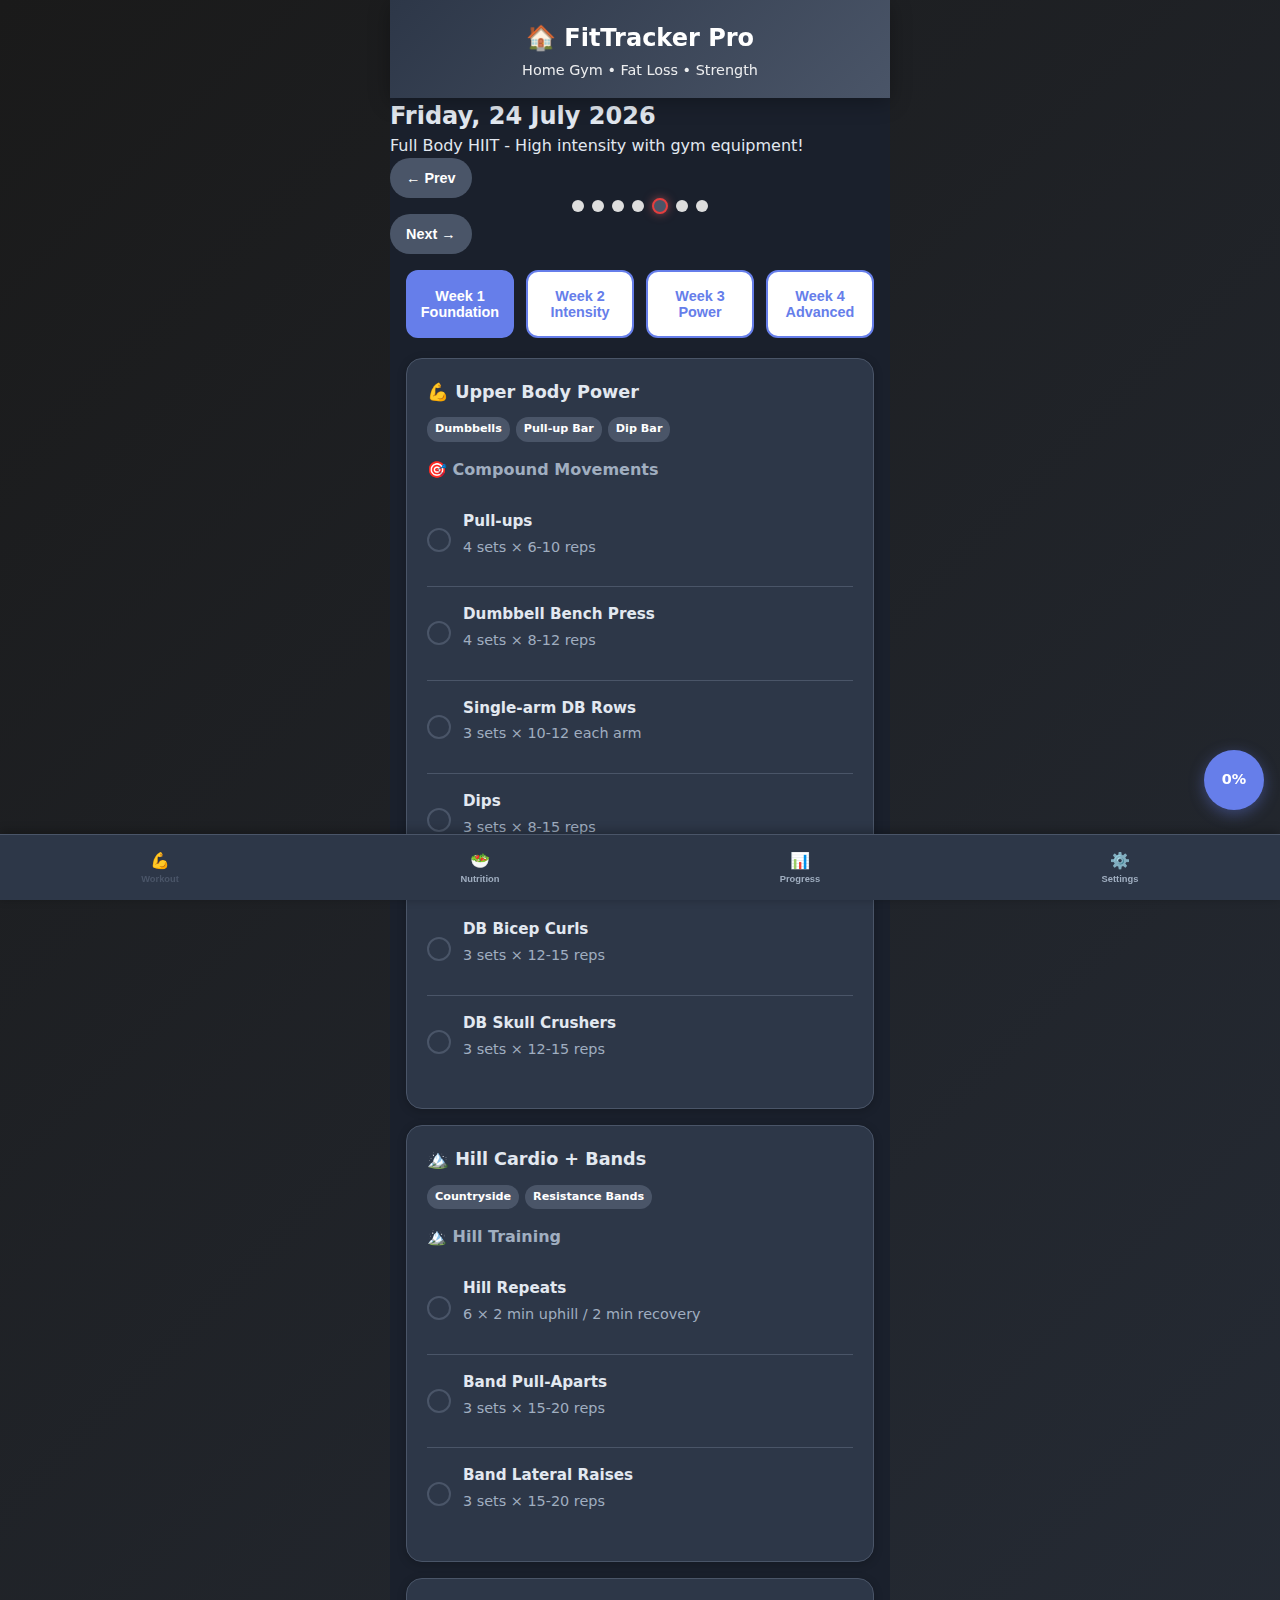
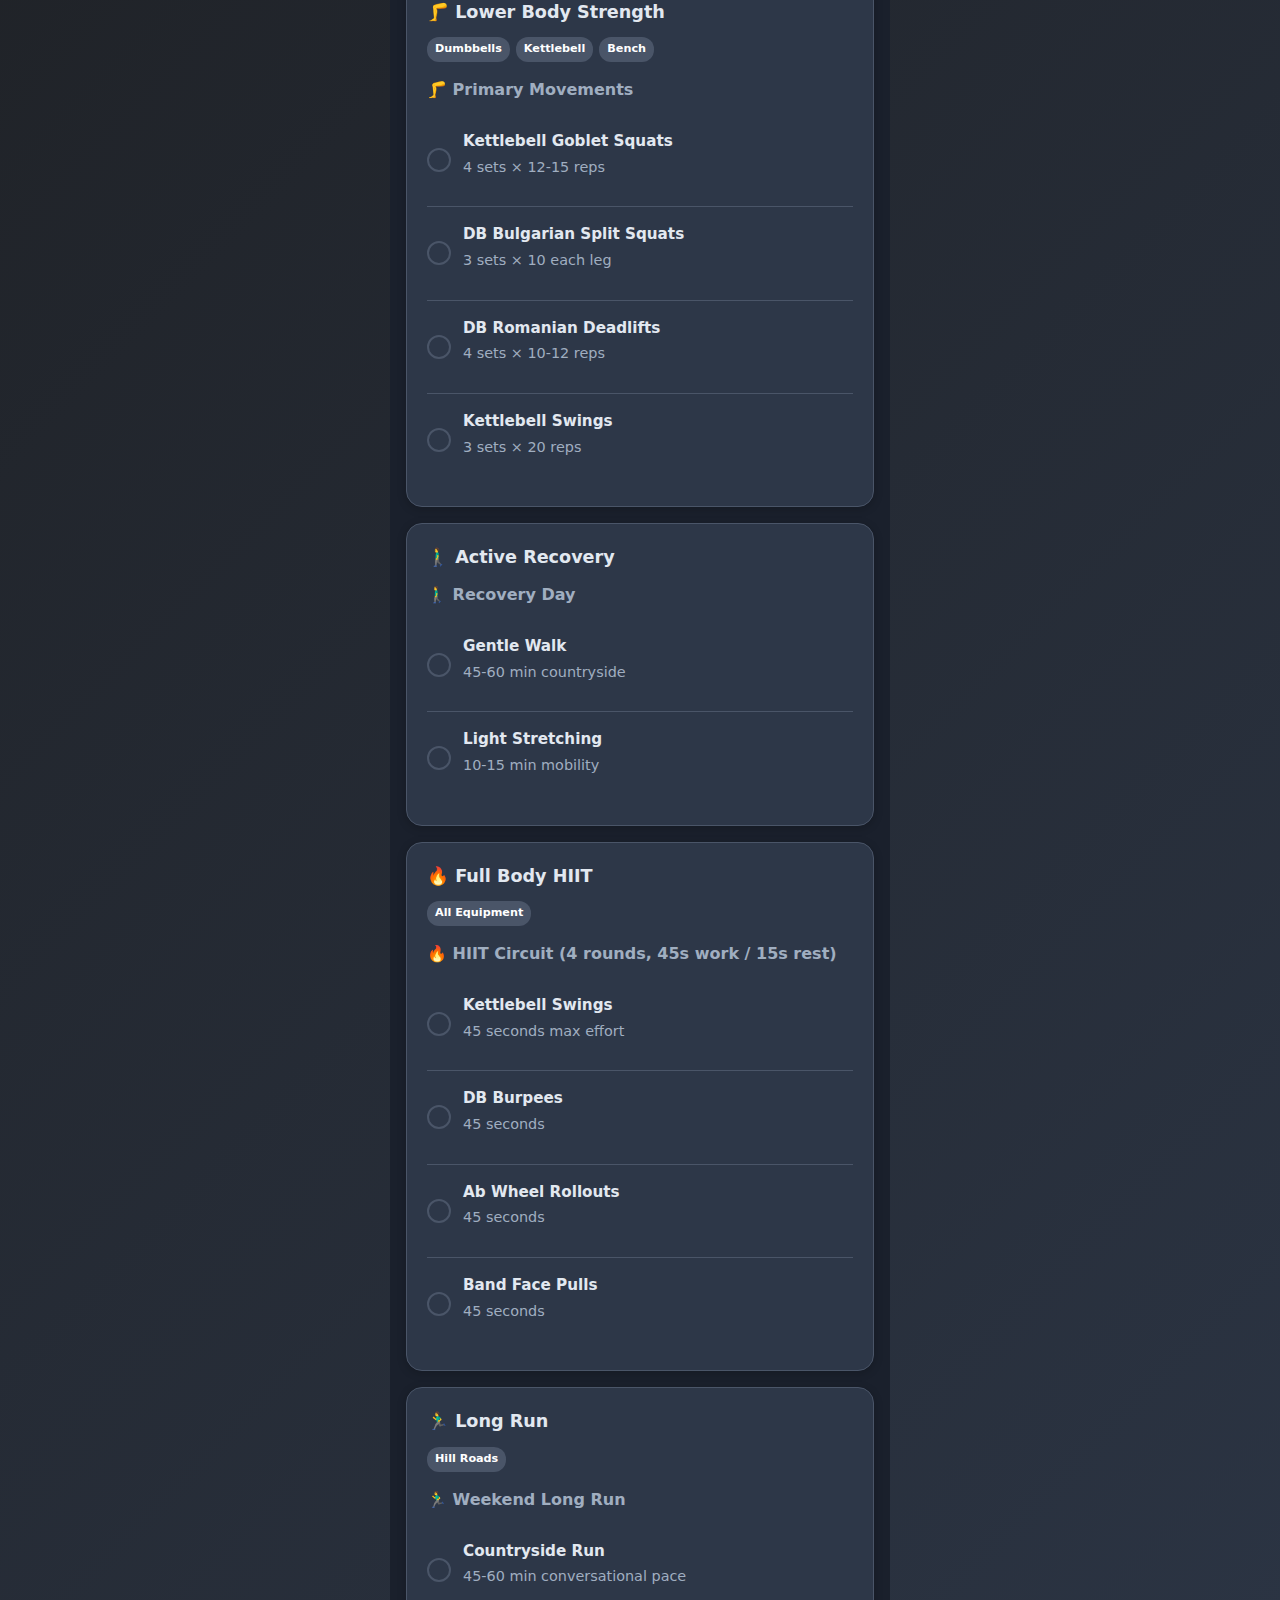
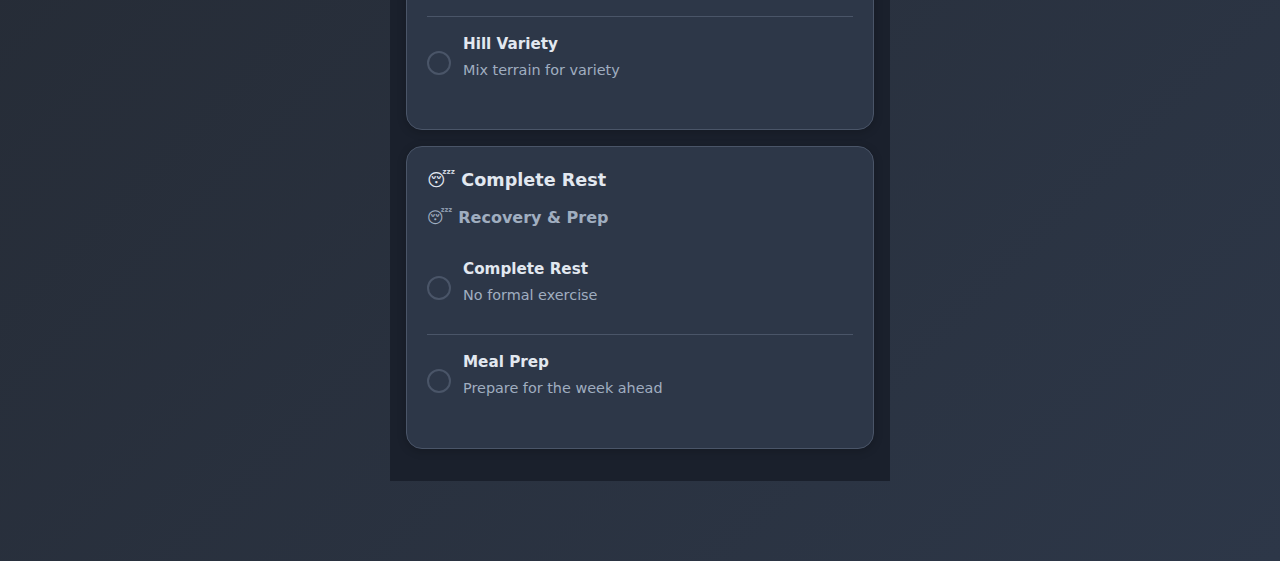
<file: index.html>
<!DOCTYPE html>
<html lang="en">
<head>
    <meta charset="UTF-8">
    <meta name="viewport" content="width=device-width, initial-scale=1.0">
    <meta name="theme-color" content="#667eea">
    <meta name="apple-mobile-web-app-capable" content="yes">
    <meta name="apple-mobile-web-app-status-bar-style" content="black-translucent">
    <title>FitTracker Pro</title>
    <link rel="stylesheet" href="styles.css">
</head>
<body>
    <div class="app-container">
        <div class="header">
            <h1>🏠 FitTracker Pro</h1>
            <p>Home Gym • Fat Loss • Strength</p>
        </div>
        
        <div class="current-day-card">
            <h2 id="current-date">Loading...</h2>
            <p id="current-day-message">Getting your workout ready...</p>
        </div>
        
        <div class="day-nav">
            <button class="nav-btn" id="prev-day-btn" onclick="goToPreviousDay()">← Prev</button>
            <div class="week-dots">
                <div class="day-dot" data-day="0"></div>
                <div class="day-dot" data-day="1"></div>
                <div class="day-dot" data-day="2"></div>
                <div class="day-dot" data-day="3"></div>
                <div class="day-dot" data-day="4"></div>
                <div class="day-dot" data-day="5"></div>
                <div class="day-dot" data-day="6"></div>
            </div>
            <button class="nav-btn" id="next-day-btn" onclick="goToNextDay()">Next →</button>
        </div>
        
        <div class="floating-progress" id="daily-progress">0%</div>
        
        <div class="content">
            <!-- WORKOUT TAB -->
            <div id="workout" class="tab-content active">
                <div class="week-selector">
                    <button class="week-btn active" onclick="switchWeek(1, this)">Week 1<br>Foundation</button>
                    <button class="week-btn" onclick="switchWeek(2, this)">Week 2<br>Intensity</button>
                    <button class="week-btn" onclick="switchWeek(3, this)">Week 3<br>Power</button>
                    <button class="week-btn" onclick="switchWeek(4, this)">Week 4<br>Advanced</button>
                </div>
                
                <!-- Monday Workout -->
                <div class="workout-card" id="monday-workout">
                    <div class="workout-title">💪 Upper Body Power</div>
                    <div class="equipment-badges">
                        <span class="equipment-badge">Dumbbells</span>
                        <span class="equipment-badge">Pull-up Bar</span>
                        <span class="equipment-badge">Dip Bar</span>
                    </div>
                    <div class="exercise-group">
                        <h4>🎯 Compound Movements</h4>
                        <div class="exercise">
                            <div class="exercise-checkbox" onclick="toggleExercise(this)"></div>
                            <div class="exercise-info">
                                <div class="exercise-name">Pull-ups</div>
                                <div class="exercise-details">4 sets × 6-10 reps</div>
                            </div>
                        </div>
                        <div class="exercise">
                            <div class="exercise-checkbox" onclick="toggleExercise(this)"></div>
                            <div class="exercise-info">
                                <div class="exercise-name">Dumbbell Bench Press</div>
                                <div class="exercise-details">4 sets × 8-12 reps</div>
                            </div>
                        </div>
                        <div class="exercise">
                            <div class="exercise-checkbox" onclick="toggleExercise(this)"></div>
                            <div class="exercise-info">
                                <div class="exercise-name">Single-arm DB Rows</div>
                                <div class="exercise-details">3 sets × 10-12 each arm</div>
                            </div>
                        </div>
                        <div class="exercise">
                            <div class="exercise-checkbox" onclick="toggleExercise(this)"></div>
                            <div class="exercise-info">
                                <div class="exercise-name">Dips</div>
                                <div class="exercise-details">3 sets × 8-15 reps</div>
                            </div>
                        </div>
                    </div>
                    <div class="exercise-group">
                        <h4>💪 Arms Superset</h4>
                        <div class="exercise">
                            <div class="exercise-checkbox" onclick="toggleExercise(this)"></div>
                            <div class="exercise-info">
                                <div class="exercise-name">DB Bicep Curls</div>
                                <div class="exercise-details">3 sets × 12-15 reps</div>
                            </div>
                        </div>
                        <div class="exercise">
                            <div class="exercise-checkbox" onclick="toggleExercise(this)"></div>
                            <div class="exercise-info">
                                <div class="exercise-name">DB Skull Crushers</div>
                                <div class="exercise-details">3 sets × 12-15 reps</div>
                            </div>
                        </div>
                    </div>
                </div>
                
                <!-- Tuesday Workout -->
                <div class="workout-card" id="tuesday-workout">
                    <div class="workout-title">🏔️ Hill Cardio + Bands</div>
                    <div class="equipment-badges">
                        <span class="equipment-badge">Countryside</span>
                        <span class="equipment-badge">Resistance Bands</span>
                    </div>
                    <div class="exercise-group">
                        <h4>🏔️ Hill Training</h4>
                        <div class="exercise">
                            <div class="exercise-checkbox" onclick="toggleExercise(this)"></div>
                            <div class="exercise-info">
                                <div class="exercise-name">Hill Repeats</div>
                                <div class="exercise-details">6 × 2 min uphill / 2 min recovery</div>
                            </div>
                        </div>
                        <div class="exercise">
                            <div class="exercise-checkbox" onclick="toggleExercise(this)"></div>
                            <div class="exercise-info">
                                <div class="exercise-name">Band Pull-Aparts</div>
                                <div class="exercise-details">3 sets × 15-20 reps</div>
                            </div>
                        </div>
                        <div class="exercise">
                            <div class="exercise-checkbox" onclick="toggleExercise(this)"></div>
                            <div class="exercise-info">
                                <div class="exercise-name">Band Lateral Raises</div>
                                <div class="exercise-details">3 sets × 15-20 reps</div>
                            </div>
                        </div>
                    </div>
                </div>
                
                <!-- Wednesday Workout -->
                <div class="workout-card" id="wednesday-workout">
                    <div class="workout-title">🦵 Lower Body Strength</div>
                    <div class="equipment-badges">
                        <span class="equipment-badge">Dumbbells</span>
                        <span class="equipment-badge">Kettlebell</span>
                        <span class="equipment-badge">Bench</span>
                    </div>
                    <div class="exercise-group">
                        <h4>🦵 Primary Movements</h4>
                        <div class="exercise">
                            <div class="exercise-checkbox" onclick="toggleExercise(this)"></div>
                            <div class="exercise-info">
                                <div class="exercise-name">Kettlebell Goblet Squats</div>
                                <div class="exercise-details">4 sets × 12-15 reps</div>
                            </div>
                        </div>
                        <div class="exercise">
                            <div class="exercise-checkbox" onclick="toggleExercise(this)"></div>
                            <div class="exercise-info">
                                <div class="exercise-name">DB Bulgarian Split Squats</div>
                                <div class="exercise-details">3 sets × 10 each leg</div>
                            </div>
                        </div>
                        <div class="exercise">
                            <div class="exercise-checkbox" onclick="toggleExercise(this)"></div>
                            <div class="exercise-info">
                                <div class="exercise-name">DB Romanian Deadlifts</div>
                                <div class="exercise-details">4 sets × 10-12 reps</div>
                            </div>
                        </div>
                        <div class="exercise">
                            <div class="exercise-checkbox" onclick="toggleExercise(this)"></div>
                            <div class="exercise-info">
                                <div class="exercise-name">Kettlebell Swings</div>
                                <div class="exercise-details">3 sets × 20 reps</div>
                            </div>
                        </div>
                    </div>
                </div>
                
                <!-- Thursday Workout -->
                <div class="workout-card" id="thursday-workout">
                    <div class="workout-title">🚶‍♂️ Active Recovery</div>
                    <div class="exercise-group">
                        <h4>🚶‍♂️ Recovery Day</h4>
                        <div class="exercise">
                            <div class="exercise-checkbox" onclick="toggleExercise(this)"></div>
                            <div class="exercise-info">
                                <div class="exercise-name">Gentle Walk</div>
                                <div class="exercise-details">45-60 min countryside</div>
                            </div>
                        </div>
                        <div class="exercise">
                            <div class="exercise-checkbox" onclick="toggleExercise(this)"></div>
                            <div class="exercise-info">
                                <div class="exercise-name">Light Stretching</div>
                                <div class="exercise-details">10-15 min mobility</div>
                            </div>
                        </div>
                    </div>
                </div>
                
                <!-- Friday Workout -->
                <div class="workout-card" id="friday-workout">
                    <div class="workout-title">🔥 Full Body HIIT</div>
                    <div class="equipment-badges">
                        <span class="equipment-badge">All Equipment</span>
                    </div>
                    <div class="exercise-group">
                        <h4>🔥 HIIT Circuit (4 rounds, 45s work / 15s rest)</h4>
                        <div class="exercise">
                            <div class="exercise-checkbox" onclick="toggleExercise(this)"></div>
                            <div class="exercise-info">
                                <div class="exercise-name">Kettlebell Swings</div>
                                <div class="exercise-details">45 seconds max effort</div>
                            </div>
                        </div>
                        <div class="exercise">
                            <div class="exercise-checkbox" onclick="toggleExercise(this)"></div>
                            <div class="exercise-info">
                                <div class="exercise-name">DB Burpees</div>
                                <div class="exercise-details">45 seconds</div>
                            </div>
                        </div>
                        <div class="exercise">
                            <div class="exercise-checkbox" onclick="toggleExercise(this)"></div>
                            <div class="exercise-info">
                                <div class="exercise-name">Ab Wheel Rollouts</div>
                                <div class="exercise-details">45 seconds</div>
                            </div>
                        </div>
                        <div class="exercise">
                            <div class="exercise-checkbox" onclick="toggleExercise(this)"></div>
                            <div class="exercise-info">
                                <div class="exercise-name">Band Face Pulls</div>
                                <div class="exercise-details">45 seconds</div>
                            </div>
                        </div>
                    </div>
                </div>
                
                <!-- Saturday Workout -->
                <div class="workout-card" id="saturday-workout">
                    <div class="workout-title">🏃‍♂️ Long Run</div>
                    <div class="equipment-badges">
                        <span class="equipment-badge">Hill Roads</span>
                    </div>
                    <div class="exercise-group">
                        <h4>🏃‍♂️ Weekend Long Run</h4>
                        <div class="exercise">
                            <div class="exercise-checkbox" onclick="toggleExercise(this)"></div>
                            <div class="exercise-info">
                                <div class="exercise-name">Countryside Run</div>
                                <div class="exercise-details">45-60 min conversational pace</div>
                            </div>
                        </div>
                        <div class="exercise">
                            <div class="exercise-checkbox" onclick="toggleExercise(this)"></div>
                            <div class="exercise-info">
                                <div class="exercise-name">Hill Variety</div>
                                <div class="exercise-details">Mix terrain for variety</div>
                            </div>
                        </div>
                    </div>
                </div>
                
                <!-- Sunday Workout -->
                <div class="workout-card" id="sunday-workout">
                    <div class="workout-title">😴 Complete Rest</div>
                    <div class="exercise-group">
                        <h4>😴 Recovery & Prep</h4>
                        <div class="exercise">
                            <div class="exercise-checkbox" onclick="toggleExercise(this)"></div>
                            <div class="exercise-info">
                                <div class="exercise-name">Complete Rest</div>
                                <div class="exercise-details">No formal exercise</div>
                            </div>
                        </div>
                        <div class="exercise">
                            <div class="exercise-checkbox" onclick="toggleExercise(this)"></div>
                            <div class="exercise-info">
                                <div class="exercise-name">Meal Prep</div>
                                <div class="exercise-details">Prepare for the week ahead</div>
                            </div>
                        </div>
                    </div>
                </div>
            </div>
            
            <!-- NUTRITION TAB -->
            <div id="nutrition" class="tab-content">
                <div class="nutrition-tip">
                    <h4>🎯 Today's Focus</h4>
                    <p>Stay in caloric deficit with high protein for fat loss and muscle retention</p>
                </div>
                
                <div class="workout-card">
                    <div class="workout-title">🥗 Daily Targets</div>
                    <div class="progress-item">
                        <span class="progress-label">Calories</span>
                        <span class="progress-value">2200-2400</span>
                    </div>
                    <div class="progress-item">
                        <span class="progress-label">Protein</span>
                        <span class="progress-value">140-170g</span>
                    </div>
                    <div class="progress-item">
                        <span class="progress-label">Water</span>
                        <span class="progress-value">3+ liters</span>
                    </div>
                </div>
                
                <div class="workout-card">
                    <div class="workout-title">💡 Quick Tips</div>
                    <div class="exercise">
                        <div class="exercise-info">
                            <div class="exercise-name">Meal Timing</div>
                            <div class="exercise-details">Eat protein within 2 hours post-workout</div>
                        </div>
                    </div>
                    <div class="exercise">
                        <div class="exercise-info">
                            <div class="exercise-name">Pre-Workout</div>
                            <div class="exercise-details">Small snack 30-60 min before training</div>
                        </div>
                    </div>
                </div>
            </div>
            
            <!-- PROGRESS TAB -->
            <div id="progress" class="tab-content">
                <div class="workout-card">
                    <div class="workout-title">📊 Weekly Progress</div>
                    <div class="progress-item">
                        <span class="progress-label">Workouts Completed</span>
                        <span class="progress-value" id="workouts-completed">0/5</span>
                    </div>
                    <div class="progress-item">
                        <span class="progress-label">This Week</span>
                        <span class="progress-value">Week 1</span>
                    </div>
                </div>
                
                <div class="workout-card">
                    <div class="workout-title">📏 Measurements</div>
                    <div class="exercise">
                        <div class="exercise-info">
                            <div class="exercise-name">Weight</div>
                            <div class="exercise-details">Wednesday mornings, consistency is key</div>
                        </div>
                    </div>
                    <div class="exercise">
                        <div class="exercise-info">
                            <div class="exercise-name">Waist (at navel)</div>
                            <div class="exercise-details">Track belly fat reduction</div>
                        </div>
                    </div>
                </div>
            </div>
            
            <!-- SETTINGS TAB -->
            <div id="settings" class="tab-content">
                <div class="workout-card">
                    <div class="workout-title">⚙️ App Settings</div>
                    <div class="exercise">
                        <div class="exercise-info">
                            <div class="exercise-name">Reset Progress</div>
                            <div class="exercise-details">Clear all completed exercises</div>
                        </div>
                        <button onclick="resetAllProgress()" style="background: #ff6b6b; color: white; border: none; padding: 8px 16px; border-radius: 20px; font-size: 0.8em;">Reset</button>
                    </div>
                </div>
                
                <div class="workout-card">
                    <div class="workout-title">📱 Installation</div>
                    <div class="exercise">
                        <div class="exercise-info">
                            <div class="exercise-name">Add to Home Screen</div>
                            <div class="exercise-details">Install as app for quick access</div>
                        </div>
                    </div>
                </div>
            </div>
        </div>
        
        <div class="bottom-nav">
            <button class="nav-item active" onclick="switchTab('workout')">
                <div class="nav-icon">💪</div>
                <div class="nav-label">Workout</div>
            </button>
            <button class="nav-item" onclick="switchTab('nutrition')">
                <div class="nav-icon">🥗</div>
                <div class="nav-label">Nutrition</div>
            </button>
            <button class="nav-item" onclick="switchTab('progress')">
                <div class="nav-icon">📊</div>
                <div class="nav-label">Progress</div>
            </button>
            <button class="nav-item" onclick="switchTab('settings')">
                <div class="nav-icon">⚙️</div>
                <div class="nav-label">Settings</div>
            </button>
        </div>
    </div>
    
    <script src="script.js"></script>
</body>
</html>
</file>
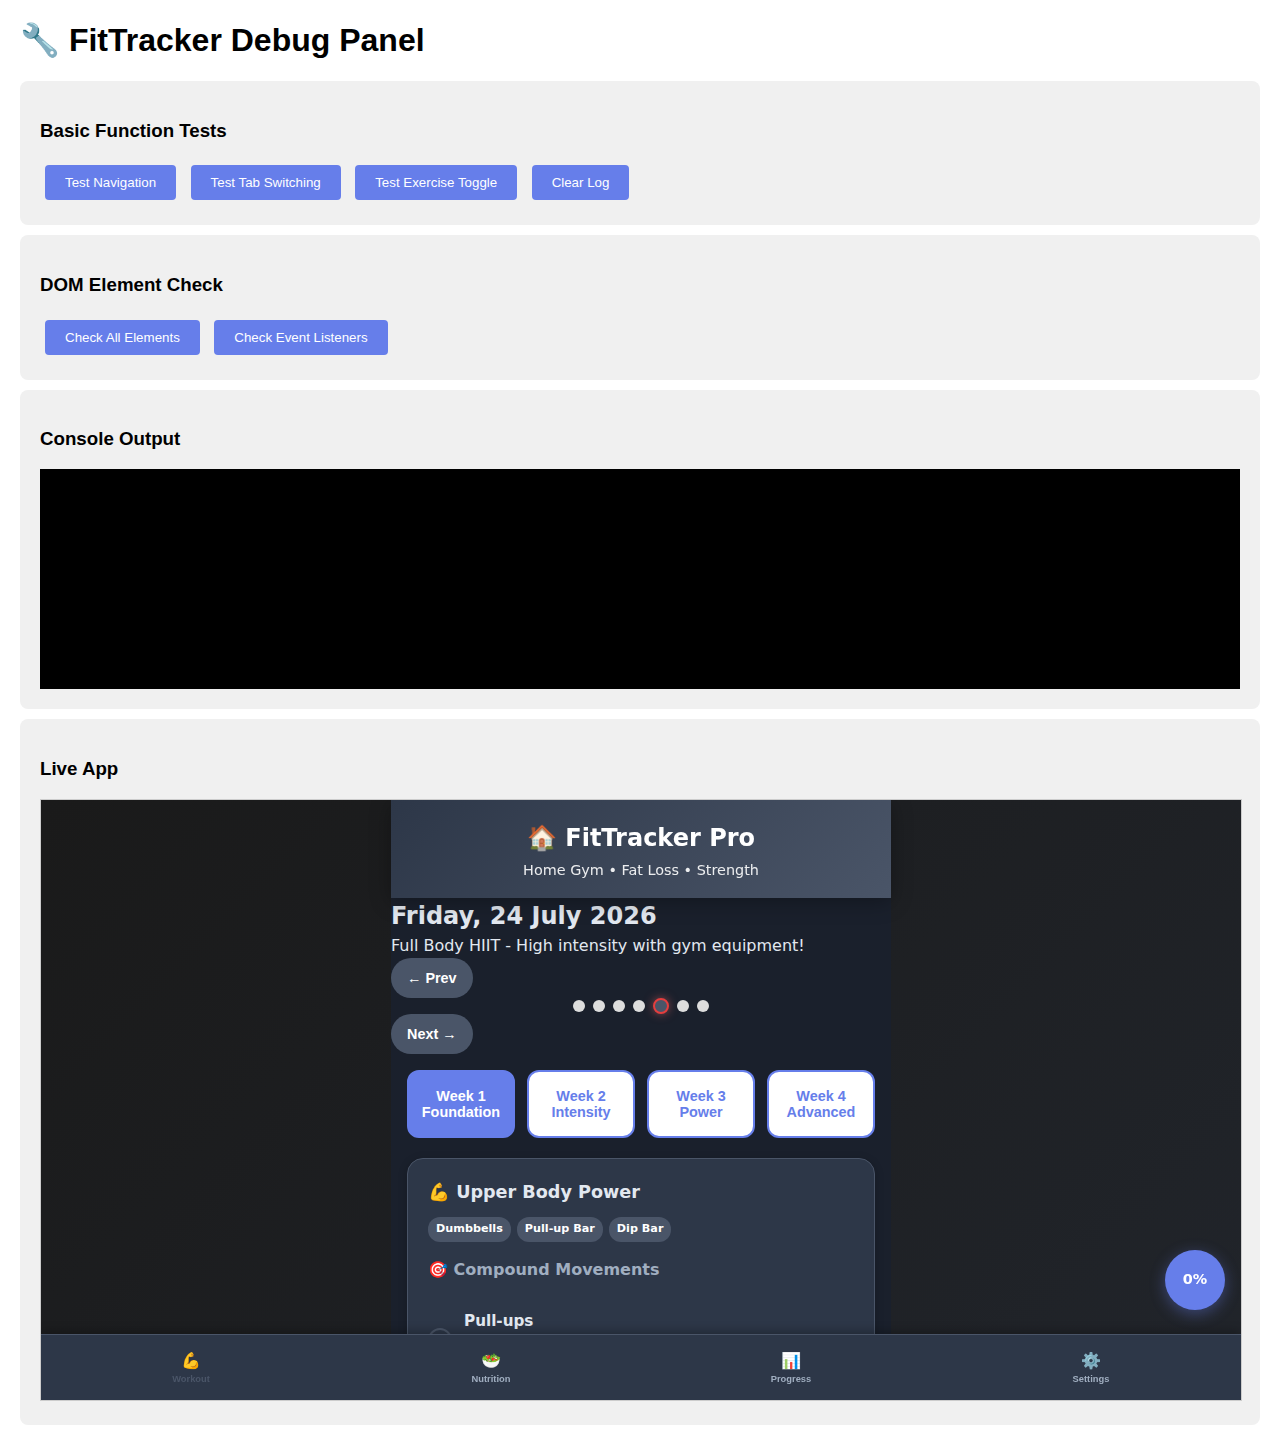
<file: debug.html>
<!DOCTYPE html>
<html lang="en">
<head>
    <meta charset="UTF-8">
    <meta name="viewport" content="width=device-width, initial-scale=1.0">
    <title>FitTracker Debug</title>
    <style>
        body { font-family: Arial, sans-serif; margin: 20px; }
        .debug-section { background: #f0f0f0; padding: 20px; margin: 10px 0; border-radius: 8px; }
        button { padding: 10px 20px; margin: 5px; background: #667eea; color: white; border: none; border-radius: 4px; cursor: pointer; }
        button:hover { background: #5a6fd8; }
        .log { background: #000; color: #0f0; padding: 10px; font-family: monospace; height: 200px; overflow-y: scroll; margin-top: 10px; }
    </style>
</head>
<body>
    <h1>🔧 FitTracker Debug Panel</h1>
    
    <div class="debug-section">
        <h3>Basic Function Tests</h3>
        <button onclick="testNavigation()">Test Navigation</button>
        <button onclick="testTabSwitching()">Test Tab Switching</button>
        <button onclick="testExerciseToggle()">Test Exercise Toggle</button>
        <button onclick="clearLog()">Clear Log</button>
    </div>
    
    <div class="debug-section">
        <h3>DOM Element Check</h3>
        <button onclick="checkElements()">Check All Elements</button>
        <button onclick="checkEventListeners()">Check Event Listeners</button>
    </div>
    
    <div class="debug-section">
        <h3>Console Output</h3>
        <div id="debug-log" class="log"></div>
    </div>
    
    <!-- Include the main app in an iframe for testing -->
    <div class="debug-section">
        <h3>Live App</h3>
        <iframe src="index.html" width="100%" height="600" style="border: 1px solid #ccc;"></iframe>
    </div>

    <script>
        // Override console.log to display in our debug panel
        const originalLog = console.log;
        const debugLog = document.getElementById('debug-log');
        
        console.log = function(...args) {
            originalLog.apply(console, args);
            const message = args.join(' ');
            debugLog.innerHTML += '<div>' + new Date().toLocaleTimeString() + ': ' + message + '</div>';
            debugLog.scrollTop = debugLog.scrollHeight;
        };
        
        function clearLog() {
            debugLog.innerHTML = '';
        }
        
        function testNavigation() {
            console.log('🧪 Testing Navigation Functions...');
            
            // Test if functions exist
            const iframe = document.querySelector('iframe');
            const iframeWindow = iframe.contentWindow;
            
            if (iframeWindow.goToNextDay) {
                console.log('✅ goToNextDay function exists');
                console.log('🔄 Calling goToNextDay...');
                iframeWindow.goToNextDay();
            } else {
                console.log('❌ goToNextDay function NOT found');
            }
            
            if (iframeWindow.goToPreviousDay) {
                console.log('✅ goToPreviousDay function exists');
            } else {
                console.log('❌ goToPreviousDay function NOT found');
            }
        }
        
        function testTabSwitching() {
            console.log('🧪 Testing Tab Switching...');
            
            const iframe = document.querySelector('iframe');
            const iframeWindow = iframe.contentWindow;
            
            if (iframeWindow.switchTab) {
                console.log('✅ switchTab function exists');
                console.log('🔄 Switching to Progress tab...');
                iframeWindow.switchTab('progress');
                
                setTimeout(() => {
                    console.log('🔄 Switching back to Workout tab...');
                    iframeWindow.switchTab('workout');
                }, 2000);
            } else {
                console.log('❌ switchTab function NOT found');
            }
        }
        
        function testExerciseToggle() {
            console.log('🧪 Testing Exercise Toggle...');
            
            const iframe = document.querySelector('iframe');
            const iframeDoc = iframe.contentDocument;
            const firstCheckbox = iframeDoc.querySelector('.exercise-checkbox');
            
            if (firstCheckbox) {
                console.log('✅ Found exercise checkbox');
                console.log('🔄 Clicking checkbox...');
                firstCheckbox.click();
            } else {
                console.log('❌ No exercise checkbox found');
            }
        }
        
        function checkElements() {
            console.log('🧪 Checking DOM Elements...');
            
            const iframe = document.querySelector('iframe');
            const iframeDoc = iframe.contentDocument;
            
            const elements = [
                'prev-day-btn',
                'next-day-btn',
                'current-date',
                'current-day-message',
                'daily-progress',
                'workouts-completed',
                'current-streak',
                'total-workouts'
            ];
            
            elements.forEach(id => {
                const element = iframeDoc.getElementById(id);
                if (element) {
                    console.log(`✅ Element found: ${id}`);
                } else {
                    console.log(`❌ Element missing: ${id}`);
                }
            });
            
            const weekBtns = iframeDoc.querySelectorAll('.week-btn');
            console.log(`📊 Week buttons found: ${weekBtns.length}`);
            
            const navItems = iframeDoc.querySelectorAll('.nav-item');
            console.log(`📊 Nav items found: ${navItems.length}`);
            
            const checkboxes = iframeDoc.querySelectorAll('.exercise-checkbox');
            console.log(`📊 Exercise checkboxes found: ${checkboxes.length}`);
        }
        
        function checkEventListeners() {
            console.log('🧪 Checking Event Listeners...');
            
            const iframe = document.querySelector('iframe');
            const iframeDoc = iframe.contentDocument;
            
            // Test if buttons respond to clicks
            const prevBtn = iframeDoc.getElementById('prev-day-btn');
            const nextBtn = iframeDoc.getElementById('next-day-btn');
            
            if (prevBtn) {
                console.log('🔄 Testing previous button click...');
                prevBtn.click();
            }
            
            if (nextBtn) {
                setTimeout(() => {
                    console.log('🔄 Testing next button click...');
                    nextBtn.click();
                }, 1000);
            }
        }
        
        // Auto-run basic checks when iframe loads
        setTimeout(() => {
            console.log('🚀 Auto-running debug checks...');
            checkElements();
        }, 2000);
    </script>
</body>
</html>
</file>
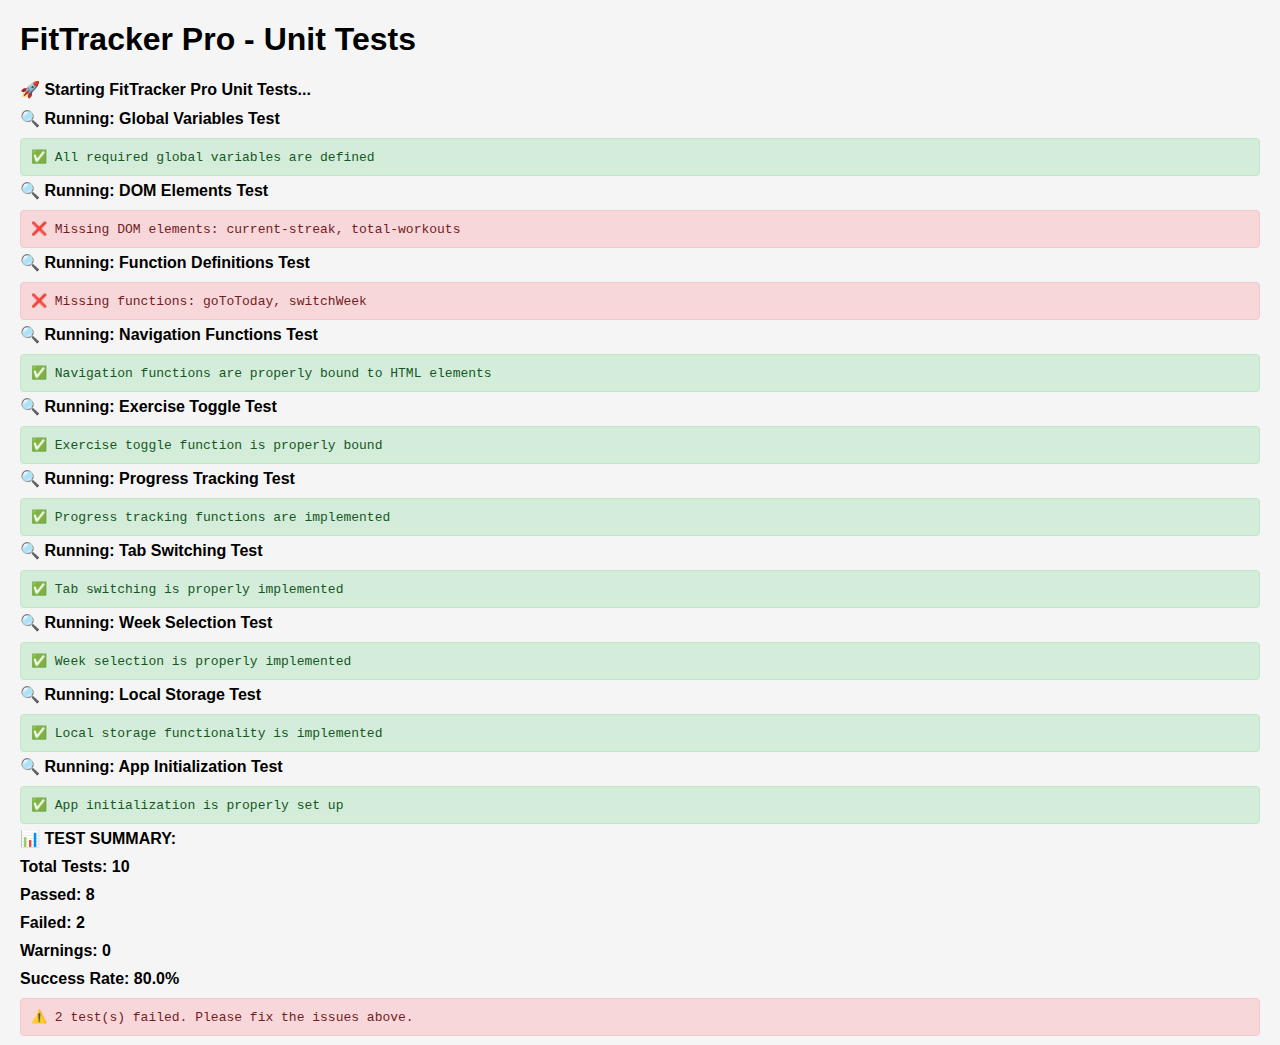
<file: test.html>
<!DOCTYPE html>
<html lang="en">
<head>
    <meta charset="UTF-8">
    <meta name="viewport" content="width=device-width, initial-scale=1.0">
    <title>FitTracker Pro - Unit Tests</title>
    <style>
        body {
            font-family: Arial, sans-serif;
            margin: 20px;
            background: #f5f5f5;
        }
        .test-container {
            background: white;
            padding: 20px;
            border-radius: 8px;
            margin-bottom: 20px;
            box-shadow: 0 2px 4px rgba(0,0,0,0.1);
        }
        .test-result {
            padding: 10px;
            margin: 5px 0;
            border-radius: 4px;
            font-family: monospace;
        }
        .test-pass {
            background: #d4edda;
            color: #155724;
            border: 1px solid #c3e6cb;
        }
        .test-fail {
            background: #f8d7da;
            color: #721c24;
            border: 1px solid #f5c6cb;
        }
        .test-warning {
            background: #fff3cd;
            color: #856404;
            border: 1px solid #ffeaa7;
        }
        .summary {
            font-size: 18px;
            font-weight: bold;
            margin-top: 20px;
        }
        .error-detail {
            background: #f8f9fa;
            padding: 10px;
            margin-top: 5px;
            border-left: 3px solid #dc3545;
            font-size: 12px;
        }
    </style>
</head>
<body>
    <h1>FitTracker Pro - Unit Tests</h1>
    <div id="test-results"></div>
    
    <!-- Include the actual app files for testing -->
    <div style="display: none;">
        <iframe id="app-frame" src="index.html" width="100%" height="600"></iframe>
    </div>

    <script>
        class FitTrackerTester {
            constructor() {
                this.tests = [];
                this.passedTests = 0;
                this.failedTests = 0;
                this.warnings = 0;
                this.resultsContainer = document.getElementById('test-results');
            }

            async runAllTests() {
                this.log('🚀 Starting FitTracker Pro Unit Tests...\n');
                
                // Test 1: Global Variables
                await this.testGlobalVariables();
                
                // Test 2: DOM Elements
                await this.testDOMElements();
                
                // Test 3: Function Definitions
                await this.testFunctionDefinitions();
                
                // Test 4: Navigation Functions
                await this.testNavigationFunctions();
                
                // Test 5: Exercise Toggle Functions
                await this.testExerciseToggle();
                
                // Test 6: Progress Tracking
                await this.testProgressTracking();
                
                // Test 7: Tab Switching
                await this.testTabSwitching();
                
                // Test 8: Week Selection
                await this.testWeekSelection();
                
                // Test 9: Local Storage
                await this.testLocalStorage();
                
                // Test 10: App Initialization
                await this.testAppInitialization();
                
                this.displaySummary();
            }

            async testGlobalVariables() {
                this.startTest('Global Variables Test');
                
                try {
                    // Load the script content to check variables
                    const response = await fetch('script.js');
                    const scriptContent = await response.text();
                    
                    const requiredVars = [
                        'currentDayIndex',
                        'actualTodayIndex', 
                        'weekOffset',
                        'daysOfWeek',
                        'workoutIds'
                    ];
                    
                    let missingVars = [];
                    requiredVars.forEach(varName => {
                        if (!scriptContent.includes(`let ${varName}`) && !scriptContent.includes(`const ${varName}`)) {
                            missingVars.push(varName);
                        }
                    });
                    
                    if (missingVars.length === 0) {
                        this.pass('✅ All required global variables are defined');
                    } else {
                        this.fail(`❌ Missing global variables: ${missingVars.join(', ')}`);
                    }
                    
                } catch (error) {
                    this.fail(`❌ Error loading script.js: ${error.message}`);
                }
            }

            async testDOMElements() {
                this.startTest('DOM Elements Test');
                
                try {
                    const response = await fetch('index.html');
                    const htmlContent = await response.text();
                    
                    const requiredElements = [
                        'current-date',
                        'current-day-message',
                        'daily-progress',
                        'prev-day-btn',
                        'next-day-btn',
                        'workouts-completed',
                        'current-streak',
                        'total-workouts'
                    ];
                    
                    let missingElements = [];
                    requiredElements.forEach(elementId => {
                        if (!htmlContent.includes(`id="${elementId}"`)) {
                            missingElements.push(elementId);
                        }
                    });
                    
                    if (missingElements.length === 0) {
                        this.pass('✅ All required DOM elements are present');
                    } else {
                        this.fail(`❌ Missing DOM elements: ${missingElements.join(', ')}`);
                    }
                    
                } catch (error) {
                    this.fail(`❌ Error loading index.html: ${error.message}`);
                }
            }

            async testFunctionDefinitions() {
                this.startTest('Function Definitions Test');
                
                try {
                    const response = await fetch('script.js');
                    const scriptContent = await response.text();
                    
                    const requiredFunctions = [
                        'getCurrentDay',
                        'updateDayDisplay',
                        'goToPreviousDay',
                        'goToNextDay',
                        'goToToday',
                        'switchTab',
                        'switchWeek',
                        'toggleExercise',
                        'updateDailyProgress',
                        'saveProgress',
                        'loadProgress',
                        'resetAllProgress',
                        'updateProgressStats',
                        'updateWeeklyOverview'
                    ];
                    
                    let missingFunctions = [];
                    requiredFunctions.forEach(funcName => {
                        if (!scriptContent.includes(`function ${funcName}(`)) {
                            missingFunctions.push(funcName);
                        }
                    });
                    
                    if (missingFunctions.length === 0) {
                        this.pass('✅ All required functions are defined');
                    } else {
                        this.fail(`❌ Missing functions: ${missingFunctions.join(', ')}`);
                    }
                    
                } catch (error) {
                    this.fail(`❌ Error checking function definitions: ${error.message}`);
                }
            }

            async testNavigationFunctions() {
                this.startTest('Navigation Functions Test');
                
                try {
                    const response = await fetch('index.html');
                    const htmlContent = await response.text();
                    
                    // Check if navigation buttons have correct onclick handlers
                    const hasCorrectHandlers = 
                        htmlContent.includes('onclick="goToPreviousDay()"') &&
                        htmlContent.includes('onclick="goToNextDay()"');
                    
                    if (hasCorrectHandlers) {
                        this.pass('✅ Navigation functions are properly bound to HTML elements');
                    } else {
                        this.fail('❌ Navigation functions are not properly bound to HTML elements');
                    }
                    
                } catch (error) {
                    this.fail(`❌ Error checking navigation functions: ${error.message}`);
                }
            }

            async testExerciseToggle() {
                this.startTest('Exercise Toggle Test');
                
                try {
                    const response = await fetch('index.html');
                    const htmlContent = await response.text();
                    
                    // Check if exercise checkboxes have correct onclick handlers
                    const hasToggleFunction = htmlContent.includes('onclick="toggleExercise(this)"');
                    
                    if (hasToggleFunction) {
                        this.pass('✅ Exercise toggle function is properly bound');
                    } else {
                        this.fail('❌ Exercise toggle function is not properly bound');
                    }
                    
                } catch (error) {
                    this.fail(`❌ Error checking exercise toggle: ${error.message}`);
                }
            }

            async testProgressTracking() {
                this.startTest('Progress Tracking Test');
                
                try {
                    const scriptResponse = await fetch('script.js');
                    const scriptContent = await scriptResponse.text();
                    
                    // Check if progress tracking functions exist
                    const hasProgressFunctions = 
                        scriptContent.includes('updateProgressStats') &&
                        scriptContent.includes('updateWeeklyOverview') &&
                        scriptContent.includes('saveProgress') &&
                        scriptContent.includes('loadProgress');
                    
                    if (hasProgressFunctions) {
                        this.pass('✅ Progress tracking functions are implemented');
                    } else {
                        this.fail('❌ Progress tracking functions are missing');
                    }
                    
                } catch (error) {
                    this.fail(`❌ Error checking progress tracking: ${error.message}`);
                }
            }

            async testTabSwitching() {
                this.startTest('Tab Switching Test');
                
                try {
                    const htmlResponse = await fetch('index.html');
                    const htmlContent = await htmlResponse.text();
                    
                    // Check if tab buttons have correct onclick handlers
                    const hasTabSwitching = htmlContent.includes('onclick="switchTab(');
                    
                    if (hasTabSwitching) {
                        this.pass('✅ Tab switching is properly implemented');
                    } else {
                        this.fail('❌ Tab switching is not properly implemented');
                    }
                    
                } catch (error) {
                    this.fail(`❌ Error checking tab switching: ${error.message}`);
                }
            }

            async testWeekSelection() {
                this.startTest('Week Selection Test');
                
                try {
                    const htmlResponse = await fetch('index.html');
                    const htmlContent = await htmlResponse.text();
                    
                    // Check if week buttons have correct onclick handlers
                    const hasWeekSelection = htmlContent.includes('onclick="switchWeek(');
                    
                    if (hasWeekSelection) {
                        this.pass('✅ Week selection is properly implemented');
                    } else {
                        this.fail('❌ Week selection is not properly implemented');
                    }
                    
                } catch (error) {
                    this.fail(`❌ Error checking week selection: ${error.message}`);
                }
            }

            async testLocalStorage() {
                this.startTest('Local Storage Test');
                
                try {
                    const scriptResponse = await fetch('script.js');
                    const scriptContent = await scriptResponse.text();
                    
                    // Check if localStorage is used correctly
                    const hasLocalStorage = 
                        scriptContent.includes('localStorage.setItem') &&
                        scriptContent.includes('localStorage.getItem') &&
                        scriptContent.includes('localStorage.removeItem');
                    
                    if (hasLocalStorage) {
                        this.pass('✅ Local storage functionality is implemented');
                    } else {
                        this.warning('⚠️ Local storage functionality may be incomplete');
                    }
                    
                } catch (error) {
                    this.fail(`❌ Error checking local storage: ${error.message}`);
                }
            }

            async testAppInitialization() {
                this.startTest('App Initialization Test');
                
                try {
                    const scriptResponse = await fetch('script.js');
                    const scriptContent = await scriptResponse.text();
                    
                    // Check if DOMContentLoaded event is set up
                    const hasInitialization = scriptContent.includes('DOMContentLoaded');
                    
                    if (hasInitialization) {
                        this.pass('✅ App initialization is properly set up');
                    } else {
                        this.fail('❌ App initialization is not properly set up');
                    }
                    
                } catch (error) {
                    this.fail(`❌ Error checking app initialization: ${error.message}`);
                }
            }

            startTest(testName) {
                this.currentTest = testName;
                this.log(`\n🔍 Running: ${testName}`);
            }

            pass(message) {
                this.passedTests++;
                this.addResult(message, 'test-pass');
            }

            fail(message) {
                this.failedTests++;
                this.addResult(message, 'test-fail');
            }

            warning(message) {
                this.warnings++;
                this.addResult(message, 'test-warning');
            }

            addResult(message, className) {
                const resultDiv = document.createElement('div');
                resultDiv.className = `test-result ${className}`;
                resultDiv.textContent = message;
                this.resultsContainer.appendChild(resultDiv);
            }

            log(message) {
                const logDiv = document.createElement('div');
                logDiv.style.marginBottom = '10px';
                logDiv.style.fontWeight = 'bold';
                logDiv.textContent = message;
                this.resultsContainer.appendChild(logDiv);
            }

            displaySummary() {
                const totalTests = this.passedTests + this.failedTests + this.warnings;
                const successRate = ((this.passedTests / totalTests) * 100).toFixed(1);
                
                this.log(`\n📊 TEST SUMMARY:`);
                this.log(`Total Tests: ${totalTests}`);
                this.log(`Passed: ${this.passedTests}`);
                this.log(`Failed: ${this.failedTests}`);
                this.log(`Warnings: ${this.warnings}`);
                this.log(`Success Rate: ${successRate}%`);
                
                if (this.failedTests === 0) {
                    this.addResult('🎉 ALL TESTS PASSED! Your FitTracker Pro is working correctly.', 'test-pass');
                } else {
                    this.addResult(`⚠️ ${this.failedTests} test(s) failed. Please fix the issues above.`, 'test-fail');
                }
            }
        }

        // Run tests when page loads
        document.addEventListener('DOMContentLoaded', async () => {
            // Small delay to ensure all scripts are loaded
            setTimeout(async () => {
                const tester = new FitTrackerTester();
                await tester.runAllTests();
            }, 500);
        });
    </script>
</body>
</html>
</file>
<file: styles.css>
* {
    margin: 0;
    padding: 0;
    box-sizing: border-box;
    -webkit-tap-highlight-color: transparent;
}

body {
    font-family: -apple-system, BlinkMacSystemFont, 'Segoe UI', system-ui, sans-serif;
    background: linear-gradient(135deg, #1a1a1a 0%, #2d3748 100%);
    min-height: 100vh;
    color: #e2e8f0;
    font-size: 16px;
    line-height: 1.5;
    padding-bottom: 80px;
}

.app-container {
    max-width: 100%;
    margin: 0 auto;
    background: #1a202c;
    min-height: 100vh;
    position: relative;
}

.header {
    background: linear-gradient(135deg, #2d3748, #4a5568);
    color: white;
    padding: 20px 16px 16px;
    text-align: center;
    position: sticky;
    top: 0;
    z-index: 100;
    box-shadow: 0 4px 20px rgba(0, 0, 0, 0.3);
}

.header h1 {
    font-size: 1.5em;
    margin-bottom: 4px;
    font-weight: 700;
}

.header p {
    font-size: 0.9em;
    opacity: 0.9;
}

.nav-btn {
    background: #4a5568;
    color: white;
    border: none;
    padding: 12px 16px;
    border-radius: 25px;
    font-weight: 600;
    font-size: 0.9em;
    cursor: pointer;
    transition: all 0.2s ease;
    min-width: 80px;
}

.nav-btn:active {
    transform: scale(0.95);
}

.nav-btn:disabled {
    background: #4a5568;
    opacity: 0.5;
    cursor: not-allowed;
    transform: none;
}

.week-dots {
    display: flex;
    gap: 8px;
    flex: 1;
    justify-content: center;
    align-items: center;
}

.day-dot {
    width: 12px;
    height: 12px;
    border-radius: 50%;
    background: #ddd;
    transition: all 0.3s ease;
}

.day-dot.today {
    background: #ff6b6b;
    width: 16px;
    height: 16px;
    box-shadow: 0 0 10px rgba(255, 107, 107, 0.5);
}

.day-dot.active {
    background: #4a5568;
    border: 2px solid #e53e3e;
}

.today-btn {
    background: #00b894;
    color: white;
    border: none;
    padding: 8px 12px;
    border-radius: 16px;
    font-weight: 600;
    font-size: 0.8em;
    cursor: pointer;
}

.bottom-nav {
    position: fixed;
    bottom: 0;
    left: 0;
    right: 0;
    background: #2d3748;
    border-top: 1px solid #4a5568;
    padding: 8px 0;
    display: grid;
    grid-template-columns: 1fr 1fr 1fr 1fr;
    z-index: 200;
    box-shadow: 0 -2px 10px rgba(0,0,0,0.3);
}

.nav-item {
    display: flex;
    flex-direction: column;
    align-items: center;
    padding: 8px 4px;
    cursor: pointer;
    transition: all 0.2s ease;
    background: none;
    border: none;
    color: #a0aec0;
}

.nav-item.active {
    color: #4a5568;
}

.nav-item:active {
    transform: scale(0.95);
}

.nav-icon {
    font-size: 1.2em;
    margin-bottom: 4px;
}

.nav-label {
    font-size: 0.7em;
    font-weight: 600;
}

.content {
    padding: 16px 16px 16px;
}

/* Workout tab specific styles */
#workout .current-day-card {
    background: linear-gradient(135deg, #2d3748, #4a5568);
    color: white;
    margin-bottom: 16px;
    padding: 20px;
    border-radius: 16px;
    text-align: center;
    box-shadow: 0 4px 20px rgba(0, 0, 0, 0.2);
}

#workout .current-day-card h2 {
    font-size: 1.3em;
    margin-bottom: 8px;
}

#workout .current-day-card p {
    font-size: 0.9em;
    opacity: 0.9;
}

#workout .day-nav {
    display: flex;
    padding: 16px;
    gap: 12px;
    align-items: center;
    background: #2d3748;
    margin-bottom: 16px;
    border-radius: 12px;
}

.tab-content {
    display: none;
}

.tab-content.active {
    display: block;
    animation: fadeIn 0.3s ease;
}

@keyframes fadeIn {
    from { opacity: 0; transform: translateY(10px); }
    to { opacity: 1; transform: translateY(0); }
}

.workout-card {
    background: #2d3748;
    border-radius: 16px;
    margin-bottom: 16px;
    padding: 20px;
    box-shadow: 0 2px 10px rgba(0,0,0,0.2);
    border: 1px solid #4a5568;
}

.workout-title {
    font-size: 1.1em;
    font-weight: 700;
    margin-bottom: 12px;
    color: #e2e8f0;
    display: flex;
    align-items: center;
    gap: 8px;
}

.equipment-badges {
    display: flex;
    flex-wrap: wrap;
    gap: 6px;
    margin-bottom: 16px;
}

.equipment-badge {
    background: #4a5568;
    color: white;
    padding: 4px 8px;
    border-radius: 12px;
    font-size: 0.7em;
    font-weight: 600;
}

.exercise-group h4 {
    color: #a0aec0;
    margin-bottom: 12px;
    font-size: 1em;
    font-weight: 600;
}

.exercise {
    display: flex;
    align-items: center;
    padding: 16px 0;
    border-bottom: 1px solid #4a5568;
    gap: 12px;
}

.exercise:last-child {
    border-bottom: none;
}

.exercise-checkbox {
    width: 24px;
    height: 24px;
    border-radius: 50%;
    border: 2px solid #4a5568;
    background: #2d3748;
    cursor: pointer;
    display: flex;
    align-items: center;
    justify-content: center;
    font-size: 16px;
    color: white;
    transition: all 0.2s ease;
    flex-shrink: 0;
}

.exercise-checkbox.checked {
    background: #00b894;
    border-color: #00b894;
}

.exercise-checkbox:active {
    transform: scale(0.9);
}

.exercise-info {
    flex: 1;
}

.exercise-name {
    font-weight: 600;
    font-size: 0.95em;
    margin-bottom: 4px;
    color: #e2e8f0;
}

.exercise-details {
    color: #a0aec0;
    font-size: 0.85em;
    margin-bottom: 8px;
}

.exercise-timer {
    display: flex;
    align-items: center;
    gap: 12px;
    margin-top: 8px;
}

.timer-btn {
    background: #4a5568;
    color: white;
    border: none;
    padding: 6px 12px;
    border-radius: 16px;
    font-size: 0.75em;
    font-weight: 600;
    cursor: pointer;
    transition: all 0.2s ease;
}

.timer-btn:hover {
    background: #2d3748;
    transform: scale(1.05);
}

.timer-btn:active {
    transform: scale(0.95);
}

.timer-btn.active {
    background: #ff6b6b;
    animation: pulse 1s infinite;
}

.timer-btn.rest {
    background: #00b894;
}

.timer-display {
    font-size: 0.75em;
    color: #666;
    font-weight: 500;
}

.timer-display.active {
    color: #ff6b6b;
    font-weight: 700;
    font-size: 0.85em;
}

@keyframes pulse {
    0% { opacity: 1; }
    50% { opacity: 0.7; }
    100% { opacity: 1; }
}

/* Exercise Tracking Styles */
.exercise-tracking {
    margin-top: 12px;
    padding: 12px;
    background: #1a202c;
    border-radius: 8px;
    border: 1px solid #4a5568;
}

.tracking-inputs {
    display: flex;
    align-items: center;
    gap: 8px;
    margin-bottom: 8px;
    flex-wrap: wrap;
}

.weight-input, .reps-input {
    width: 70px;
    padding: 6px 8px;
    border: 1px solid #4a5568;
    border-radius: 4px;
    font-size: 0.85em;
    text-align: center;
    background: #2d3748;
    color: #e2e8f0;
}

.weight-input:focus, .reps-input:focus {
    outline: none;
    border-color: #4a5568;
    box-shadow: 0 0 0 2px rgba(74, 85, 104, 0.3);
}

.weight-unit {
    font-size: 0.8em;
    color: #a0aec0;
    font-weight: 500;
}

.log-btn {
    background: #00b894;
    color: white;
    border: none;
    padding: 6px 12px;
    border-radius: 16px;
    font-size: 0.75em;
    font-weight: 600;
    cursor: pointer;
    transition: all 0.2s ease;
}

.log-btn:hover {
    background: #00a085;
    transform: scale(1.05);
}

.log-btn:active {
    transform: scale(0.95);
}

.log-btn.logged {
    background: #4a5568;
}

.exercise-history {
    display: flex;
    justify-content: space-between;
    align-items: center;
    font-size: 0.75em;
    color: #a0aec0;
}

.last-performance, .personal-record {
    font-weight: 500;
}

.personal-record {
    color: #ff6b6b;
    font-weight: 600;
}

.personal-record.new-pr {
    animation: prCelebration 2s ease;
}

@keyframes prCelebration {
    0% { color: #ff6b6b; transform: scale(1); }
    50% { color: #00b894; transform: scale(1.1); }
    100% { color: #ff6b6b; transform: scale(1); }
}

.progress-summary {
    display: grid;
    grid-template-columns: 1fr 1fr 1fr;
    gap: 16px;
    margin-bottom: 20px;
}

.summary-item {
    text-align: center;
    padding: 12px;
    background: #f8f9fa;
    border-radius: 8px;
}

.summary-label {
    display: block;
    font-size: 0.75em;
    color: #666;
    margin-bottom: 4px;
    text-transform: uppercase;
    letter-spacing: 1px;
}

.summary-value {
    display: block;
    font-size: 1.3em;
    font-weight: 700;
    color: #667eea;
}

/* Profile Tab Styles */
.profile-form {
    display: flex;
    flex-direction: column;
    gap: 16px;
}

.form-group {
    display: flex;
    flex-direction: column;
    gap: 6px;
}

.form-group label {
    font-size: 0.85em;
    font-weight: 600;
    color: #e2e8f0;
    text-transform: uppercase;
    letter-spacing: 1px;
}

.form-input, .form-select {
    padding: 12px;
    border: 1px solid #4a5568;
    border-radius: 8px;
    background: #1a202c;
    color: #e2e8f0;
    font-size: 1em;
}

.form-input:focus, .form-select:focus {
    outline: none;
    border-color: #4a5568;
    box-shadow: 0 0 0 3px rgba(74, 85, 104, 0.3);
}

.save-profile-btn {
    background: #00b894;
    color: white;
    border: none;
    padding: 12px 24px;
    border-radius: 8px;
    font-weight: 600;
    cursor: pointer;
    transition: all 0.2s ease;
    margin-top: 8px;
}

.save-profile-btn:hover {
    background: #00a085;
    transform: translateY(-1px);
}

.equipment-grid {
    display: grid;
    grid-template-columns: repeat(auto-fit, minmax(150px, 1fr));
    gap: 12px;
    margin-bottom: 20px;
}

.equipment-item {
    display: flex;
    align-items: center;
    gap: 8px;
    padding: 8px;
    background: #1a202c;
    border-radius: 6px;
    border: 1px solid #4a5568;
}

.equipment-checkbox {
    width: 18px;
    height: 18px;
    accent-color: #00b894;
}

.equipment-item label {
    font-size: 0.85em;
    color: #e2e8f0;
    cursor: pointer;
    font-weight: 500;
}

.weight-tracking {
    margin-bottom: 20px;
}

.weight-input-group {
    display: flex;
    gap: 12px;
    margin-bottom: 16px;
    align-items: center;
}

.weight-input-group .form-input {
    flex: 1;
}

.input-label {
    font-size: 0.8em;
    color: #a0aec0;
    margin-left: 8px;
    font-style: italic;
}

.log-weight-btn {
    background: #4a5568;
    color: white;
    border: none;
    padding: 12px 20px;
    border-radius: 8px;
    font-weight: 600;
    cursor: pointer;
    transition: all 0.2s ease;
    white-space: nowrap;
}

.log-weight-btn:hover {
    background: #2d3748;
    transform: translateY(-1px);
}

.weight-stats {
    display: grid;
    grid-template-columns: 1fr 1fr 1fr;
    gap: 12px;
    margin-bottom: 20px;
}

.stat-item {
    text-align: center;
    padding: 12px;
    background: #1a202c;
    border-radius: 8px;
    border: 1px solid #4a5568;
}

.stat-label {
    display: block;
    font-size: 0.75em;
    color: #a0aec0;
    margin-bottom: 4px;
    text-transform: uppercase;
    letter-spacing: 1px;
}

.stat-value {
    display: block;
    font-size: 1.1em;
    font-weight: 700;
    color: #e2e8f0;
}

.weight-chart-container {
    position: relative;
    height: 200px;
    background: #1a202c;
    border-radius: 8px;
    border: 1px solid #4a5568;
    padding: 16px;
}

#weight-chart {
    display: none;
    width: 100%;
    height: 100%;
}

.chart-placeholder {
    display: flex;
    flex-direction: column;
    align-items: center;
    justify-content: center;
    height: 100%;
    color: #a0aec0;
    text-align: center;
}

.placeholder-icon {
    font-size: 2.5em;
    margin-bottom: 12px;
    opacity: 0.6;
}

.chart-placeholder p {
    font-size: 0.9em;
    margin: 0;
}

.weight-history {
    margin-top: 20px;
}

.weight-history h4 {
    color: #e2e8f0;
    margin-bottom: 12px;
    font-size: 1em;
    font-weight: 600;
}

.weight-history-list {
    max-height: 150px;
    overflow-y: auto;
    border: 1px solid #4a5568;
    border-radius: 8px;
    background: #1a202c;
}

.weight-history-item {
    display: flex;
    justify-content: space-between;
    align-items: center;
    padding: 8px 12px;
    border-bottom: 1px solid #4a5568;
    font-size: 0.85em;
}

.weight-history-item:last-child {
    border-bottom: none;
}

.history-date {
    color: #a0aec0;
    font-weight: 500;
}

.history-weight {
    color: #e2e8f0;
    font-weight: 600;
}

.weight-history-item.today {
    background: #2d3748;
    border-left: 3px solid #667eea;
}

/* Timer Modal Styles */
.timer-modal {
    display: none;
    position: fixed;
    top: 0;
    left: 0;
    width: 100%;
    height: 100%;
    background: rgba(0, 0, 0, 0.9);
    z-index: 1000;
    align-items: center;
    justify-content: center;
}

.timer-modal.active {
    display: flex;
}

.timer-modal-content {
    background: white;
    border-radius: 20px;
    padding: 30px;
    max-width: 400px;
    width: 90%;
    text-align: center;
    box-shadow: 0 20px 40px rgba(0, 0, 0, 0.3);
}

.timer-header {
    display: flex;
    justify-content: space-between;
    align-items: center;
    margin-bottom: 30px;
}

.timer-header h2 {
    color: #2d3436;
    font-size: 1.3em;
    margin: 0;
}

.timer-close {
    background: none;
    border: none;
    font-size: 2em;
    color: #666;
    cursor: pointer;
    width: 40px;
    height: 40px;
    display: flex;
    align-items: center;
    justify-content: center;
    border-radius: 50%;
    transition: all 0.2s ease;
}

.timer-close:hover {
    background: #f0f0f0;
    color: #333;
}

.timer-main {
    margin-bottom: 30px;
}

.timer-circle {
    position: relative;
    display: inline-block;
}

.timer-progress {
    transform: rotate(-90deg);
}

#timer-progress-circle {
    stroke-dasharray: 565.48;
    stroke-dashoffset: 565.48;
    transition: stroke-dashoffset 0.1s linear;
}

.timer-time {
    position: absolute;
    top: 50%;
    left: 50%;
    transform: translate(-50%, -50%);
    font-size: 2em;
    font-weight: 700;
    color: #2d3436;
}

.timer-phase {
    position: absolute;
    top: 65%;
    left: 50%;
    transform: translate(-50%, -50%);
    font-size: 0.9em;
    font-weight: 600;
    color: #667eea;
    text-transform: uppercase;
    letter-spacing: 1px;
}

.timer-controls {
    display: flex;
    gap: 15px;
    justify-content: center;
    margin-bottom: 30px;
}

.timer-control-btn {
    background: #667eea;
    color: white;
    border: none;
    padding: 12px 24px;
    border-radius: 25px;
    font-weight: 600;
    cursor: pointer;
    transition: all 0.2s ease;
    font-size: 0.9em;
}

.timer-control-btn:hover {
    background: #5a6fd8;
    transform: translateY(-2px);
}

.timer-control-btn:active {
    transform: translateY(0);
}

.timer-control-btn.danger {
    background: #ff6b6b;
}

.timer-control-btn.danger:hover {
    background: #ff5757;
}

.timer-control-btn.success {
    background: #00b894;
}

.timer-control-btn.success:hover {
    background: #00a085;
}

.timer-stats {
    display: grid;
    grid-template-columns: 1fr 1fr 1fr;
    gap: 20px;
}

.timer-stat {
    text-align: center;
}

.timer-stat-label {
    display: block;
    font-size: 0.8em;
    color: #666;
    margin-bottom: 4px;
    text-transform: uppercase;
    letter-spacing: 1px;
}

.timer-stat-value {
    display: block;
    font-size: 1.5em;
    font-weight: 700;
    color: #2d3436;
}

.week-selector {
    display: grid;
    grid-template-columns: 1fr 1fr;
    gap: 12px;
    margin-bottom: 20px;
}

.week-btn {
    padding: 16px 12px;
    border: 2px solid #667eea;
    background: white;
    color: #667eea;
    border-radius: 12px;
    cursor: pointer;
    transition: all 0.2s ease;
    font-weight: 600;
    font-size: 0.9em;
    text-align: center;
}

.week-btn.active {
    background: #667eea;
    color: white;
}

.week-btn:active {
    transform: scale(0.95);
}

.progress-card {
    background: #f8f9fa;
    border-radius: 12px;
    padding: 16px;
    margin-bottom: 16px;
}

.progress-item {
    display: flex;
    justify-content: space-between;
    align-items: center;
    padding: 12px 0;
    border-bottom: 1px solid #e9ecef;
}

.progress-item:last-child {
    border-bottom: none;
}

.progress-label {
    font-weight: 600;
    color: #2d3436;
}

.progress-value {
    color: #667eea;
    font-weight: 600;
}

/* New Progress Tab Styles */
.stats-grid {
    display: grid;
    grid-template-columns: repeat(3, 1fr);
    gap: 12px;
    margin-bottom: 20px;
}

.stat-card {
    background: linear-gradient(135deg, #667eea, #764ba2);
    color: white;
    padding: 20px 12px;
    border-radius: 16px;
    text-align: center;
    box-shadow: 0 4px 15px rgba(102, 126, 234, 0.2);
}

.stat-icon {
    font-size: 1.5em;
    margin-bottom: 8px;
}

.stat-value {
    font-size: 1.8em;
    font-weight: 700;
    margin-bottom: 4px;
}

.stat-label {
    font-size: 0.8em;
    opacity: 0.9;
    font-weight: 500;
}

.week-progress {
    display: grid;
    grid-template-columns: repeat(7, 1fr);
    gap: 8px;
    padding: 16px 0;
}

.day-progress {
    display: flex;
    flex-direction: column;
    align-items: center;
    gap: 8px;
}

.day-label {
    font-size: 0.8em;
    font-weight: 600;
    color: #666;
}

.day-status {
    width: 24px;
    height: 24px;
    border-radius: 50%;
    background: #e9ecef;
    border: 2px solid #e9ecef;
    transition: all 0.3s ease;
}

.day-status.completed {
    background: #00b894;
    border-color: #00b894;
}

.day-status.partial {
    background: #fdcb6e;
    border-color: #fdcb6e;
}

.empty-state {
    text-align: center;
    padding: 40px 20px;
    color: #666;
}

.empty-icon {
    font-size: 3em;
    margin-bottom: 16px;
    opacity: 0.6;
}

.empty-state p {
    font-size: 0.9em;
    line-height: 1.5;
}

/* Settings Tab Styles */
.goal-btn {
    background: #667eea;
    color: white;
    border: none;
    padding: 8px 16px;
    border-radius: 20px;
    font-size: 0.8em;
    font-weight: 600;
    cursor: pointer;
    transition: all 0.2s ease;
}

.goal-btn:active {
    transform: scale(0.95);
}

.reset-btn {
    background: #ff6b6b;
    color: white;
    border: none;
    padding: 8px 16px;
    border-radius: 20px;
    font-size: 0.8em;
    font-weight: 600;
    cursor: pointer;
    transition: all 0.2s ease;
}

.reset-btn:active {
    transform: scale(0.95);
}

.floating-progress {
    position: fixed;
    bottom: 90px;
    right: 16px;
    background: #667eea;
    color: white;
    border-radius: 50%;
    width: 60px;
    height: 60px;
    display: flex;
    align-items: center;
    justify-content: center;
    font-weight: 700;
    font-size: 0.9em;
    box-shadow: 0 4px 15px rgba(102, 126, 234, 0.4);
    z-index: 150;
}

@media (min-width: 768px) {
    .app-container {
        max-width: 500px;
    }
    
    .week-selector {
        grid-template-columns: 1fr 1fr 1fr 1fr;
    }
    
    .stats-grid {
        gap: 16px;
    }
}

/* Workout Logger Styles */
.workout-logger {
    background: #2d3748;
    border-radius: 16px;
    padding: 20px;
    margin-bottom: 20px;
    border: 1px solid #4a5568;
}

.logger-header {
    display: flex;
    justify-content: space-between;
    align-items: center;
    margin-bottom: 20px;
}

.logger-header h3 {
    color: #e2e8f0;
    margin: 0;
    font-size: 1.2em;
    font-weight: 600;
}

.logger-actions {
    display: flex;
    gap: 8px;
}

.action-btn {
    background: #4a5568;
    color: #e2e8f0;
    border: none;
    padding: 8px 12px;
    border-radius: 8px;
    font-size: 0.8em;
    font-weight: 500;
    cursor: pointer;
    transition: all 0.2s ease;
}

.action-btn:hover {
    background: #667eea;
    transform: translateY(-1px);
}

.workout-exercises {
    min-height: 100px;
    margin-bottom: 20px;
}

.no-exercises {
    text-align: center;
    padding: 40px 20px;
    color: #a0aec0;
}

.no-exercises-icon {
    font-size: 3em;
    margin-bottom: 16px;
    opacity: 0.6;
}

.no-exercises p {
    margin-bottom: 16px;
    font-size: 1em;
}

.add-exercise-btn {
    background: #667eea;
    color: white;
    border: none;
    padding: 12px 24px;
    border-radius: 25px;
    font-weight: 600;
    cursor: pointer;
    transition: all 0.2s ease;
}

.add-exercise-btn:hover {
    background: #5a6fd8;
    transform: translateY(-2px);
    box-shadow: 0 4px 15px rgba(102, 126, 234, 0.3);
}

.workout-actions {
    display: flex;
    gap: 12px;
    justify-content: center;
}

.primary-btn {
    background: #00b894;
    color: white;
    border: none;
    padding: 12px 24px;
    border-radius: 8px;
    font-weight: 600;
    cursor: pointer;
    transition: all 0.2s ease;
    flex: 1;
    max-width: 200px;
}

.primary-btn:hover {
    background: #00a085;
    transform: translateY(-1px);
}

.secondary-btn {
    background: #4a5568;
    color: #e2e8f0;
    border: none;
    padding: 12px 24px;
    border-radius: 8px;
    font-weight: 600;
    cursor: pointer;
    transition: all 0.2s ease;
    flex: 1;
    max-width: 200px;
}

.secondary-btn:hover {
    background: #2d3748;
    transform: translateY(-1px);
}

/* Quick Templates */
.quick-templates {
    background: #2d3748;
    border-radius: 16px;
    padding: 20px;
    margin-bottom: 20px;
    border: 1px solid #4a5568;
}

.quick-templates h4 {
    color: #e2e8f0;
    margin-bottom: 16px;
    font-size: 1em;
    font-weight: 600;
}

.template-buttons {
    display: grid;
    grid-template-columns: repeat(auto-fit, minmax(100px, 1fr));
    gap: 8px;
}

.template-btn {
    background: #4a5568;
    color: #e2e8f0;
    border: none;
    padding: 12px 8px;
    border-radius: 8px;
    font-size: 0.85em;
    font-weight: 500;
    cursor: pointer;
    transition: all 0.2s ease;
    text-align: center;
}

.template-btn:hover {
    background: #667eea;
    transform: translateY(-1px);
}

.template-btn:active {
    transform: scale(0.95);
}

/* Recent Workouts */
.recent-workouts {
    background: #2d3748;
    border-radius: 16px;
    padding: 20px;
    margin-bottom: 20px;
    border: 1px solid #4a5568;
}

.recent-workouts h4 {
    color: #e2e8f0;
    margin-bottom: 16px;
    font-size: 1em;
    font-weight: 600;
}

.recent-workout-list {
    max-height: 200px;
    overflow-y: auto;
}

.recent-workout-item {
    display: flex;
    justify-content: space-between;
    align-items: center;
    padding: 12px 0;
    border-bottom: 1px solid #4a5568;
    font-size: 0.9em;
}

.recent-workout-item:last-child {
    border-bottom: none;
}

.workout-date {
    color: #a0aec0;
    font-weight: 500;
}

.workout-summary {
    color: #e2e8f0;
    font-weight: 600;
    text-align: right;
}

/* Exercise Modal */
.exercise-modal {
    display: none;
    position: fixed;
    top: 0;
    left: 0;
    width: 100%;
    height: 100%;
    background: rgba(0, 0, 0, 0.9);
    z-index: 1000;
    align-items: center;
    justify-content: center;
    padding: 20px;
}

.exercise-modal.active {
    display: flex;
}

.exercise-modal-content {
    background: #2d3748;
    border-radius: 16px;
    width: 100%;
    max-width: 500px;
    max-height: 90vh;
    overflow-y: auto;
    box-shadow: 0 20px 40px rgba(0, 0, 0, 0.3);
}

.modal-header {
    display: flex;
    justify-content: space-between;
    align-items: center;
    padding: 20px 20px 0;
    margin-bottom: 20px;
}

.modal-header h2 {
    color: #e2e8f0;
    margin: 0;
    font-size: 1.3em;
    font-weight: 600;
}

.modal-close {
    background: none;
    border: none;
    font-size: 2em;
    color: #a0aec0;
    cursor: pointer;
    width: 40px;
    height: 40px;
    display: flex;
    align-items: center;
    justify-content: center;
    border-radius: 50%;
    transition: all 0.2s ease;
}

.modal-close:hover {
    background: #4a5568;
    color: #e2e8f0;
}

.modal-body {
    padding: 0 20px;
}

.form-group {
    margin-bottom: 20px;
}

.form-group label {
    display: block;
    color: #e2e8f0;
    font-weight: 600;
    margin-bottom: 8px;
    font-size: 0.9em;
    text-transform: uppercase;
    letter-spacing: 1px;
}

.form-select, .form-textarea {
    width: 100%;
    padding: 12px;
    border: 1px solid #4a5568;
    border-radius: 8px;
    background: #1a202c;
    color: #e2e8f0;
    font-size: 1em;
}

.form-select:focus, .form-textarea:focus {
    outline: none;
    border-color: #667eea;
    box-shadow: 0 0 0 3px rgba(102, 126, 234, 0.3);
}

.form-textarea {
    resize: vertical;
    min-height: 80px;
}

/* Sets Section */
.sets-section {
    margin: 20px 0;
}

.sets-section h4 {
    color: #e2e8f0;
    margin-bottom: 16px;
    font-size: 1em;
    font-weight: 600;
}

#sets-container {
    margin-bottom: 16px;
}

.set-entry {
    display: flex;
    align-items: center;
    gap: 8px;
    margin-bottom: 12px;
    padding: 12px;
    background: #1a202c;
    border-radius: 8px;
    border: 1px solid #4a5568;
}

.set-number {
    color: #a0aec0;
    font-weight: 600;
    min-width: 50px;
    font-size: 0.9em;
}

.set-weight, .set-reps {
    flex: 1;
    padding: 8px;
    border: 1px solid #4a5568;
    border-radius: 6px;
    background: #2d3748;
    color: #e2e8f0;
    text-align: center;
    font-size: 0.9em;
}

.set-weight:focus, .set-reps:focus {
    outline: none;
    border-color: #667eea;
    box-shadow: 0 0 0 2px rgba(102, 126, 234, 0.3);
}

.unit {
    color: #a0aec0;
    font-size: 0.8em;
    font-weight: 500;
    min-width: 35px;
    text-align: center;
}

.add-set-btn {
    background: #4a5568;
    color: #e2e8f0;
    border: none;
    padding: 10px 16px;
    border-radius: 8px;
    font-size: 0.9em;
    font-weight: 500;
    cursor: pointer;
    transition: all 0.2s ease;
    width: 100%;
}

.add-set-btn:hover {
    background: #667eea;
    transform: translateY(-1px);
}

.modal-footer {
    display: flex;
    gap: 12px;
    padding: 20px;
}

.modal-footer .secondary-btn,
.modal-footer .primary-btn {
    flex: 1;
}

/* Exercise List Item */
.exercise-item {
    background: #1a202c;
    border: 1px solid #4a5568;
    border-radius: 12px;
    padding: 16px;
    margin-bottom: 12px;
    transition: all 0.2s ease;
}

.exercise-item:hover {
    border-color: #667eea;
    transform: translateY(-1px);
}

.exercise-header {
    display: flex;
    justify-content: space-between;
    align-items: center;
    margin-bottom: 12px;
}

.exercise-title {
    color: #e2e8f0;
    font-weight: 600;
    font-size: 1.1em;
}

.exercise-category {
    background: #4a5568;
    color: #e2e8f0;
    padding: 4px 8px;
    border-radius: 12px;
    font-size: 0.75em;
    font-weight: 500;
    text-transform: uppercase;
    letter-spacing: 1px;
}

.exercise-details {
    color: #a0aec0;
    font-size: 0.9em;
    margin-bottom: 12px;
}

.sets-list {
    display: grid;
    gap: 8px;
}

.set-item {
    display: flex;
    justify-content: space-between;
    align-items: center;
    padding: 8px 12px;
    background: #2d3748;
    border-radius: 6px;
    font-size: 0.9em;
}

.set-info {
    color: #e2e8f0;
    font-weight: 500;
}

.set-volume {
    color: #a0aec0;
    font-size: 0.8em;
}

.exercise-notes {
    margin-top: 12px;
    padding: 8px 12px;
    background: #2d3748;
    border-radius: 6px;
    color: #a0aec0;
    font-size: 0.85em;
    font-style: italic;
}

@media (max-width: 768px) {
    .exercise-modal-content {
        margin: 10px;
        max-height: 95vh;
    }
    
    .template-buttons {
        grid-template-columns: repeat(2, 1fr);
    }
    
    .set-entry {
        flex-wrap: wrap;
        gap: 6px;
    }
    
    .set-weight, .set-reps {
        min-width: 80px;
    }
}
</file>
